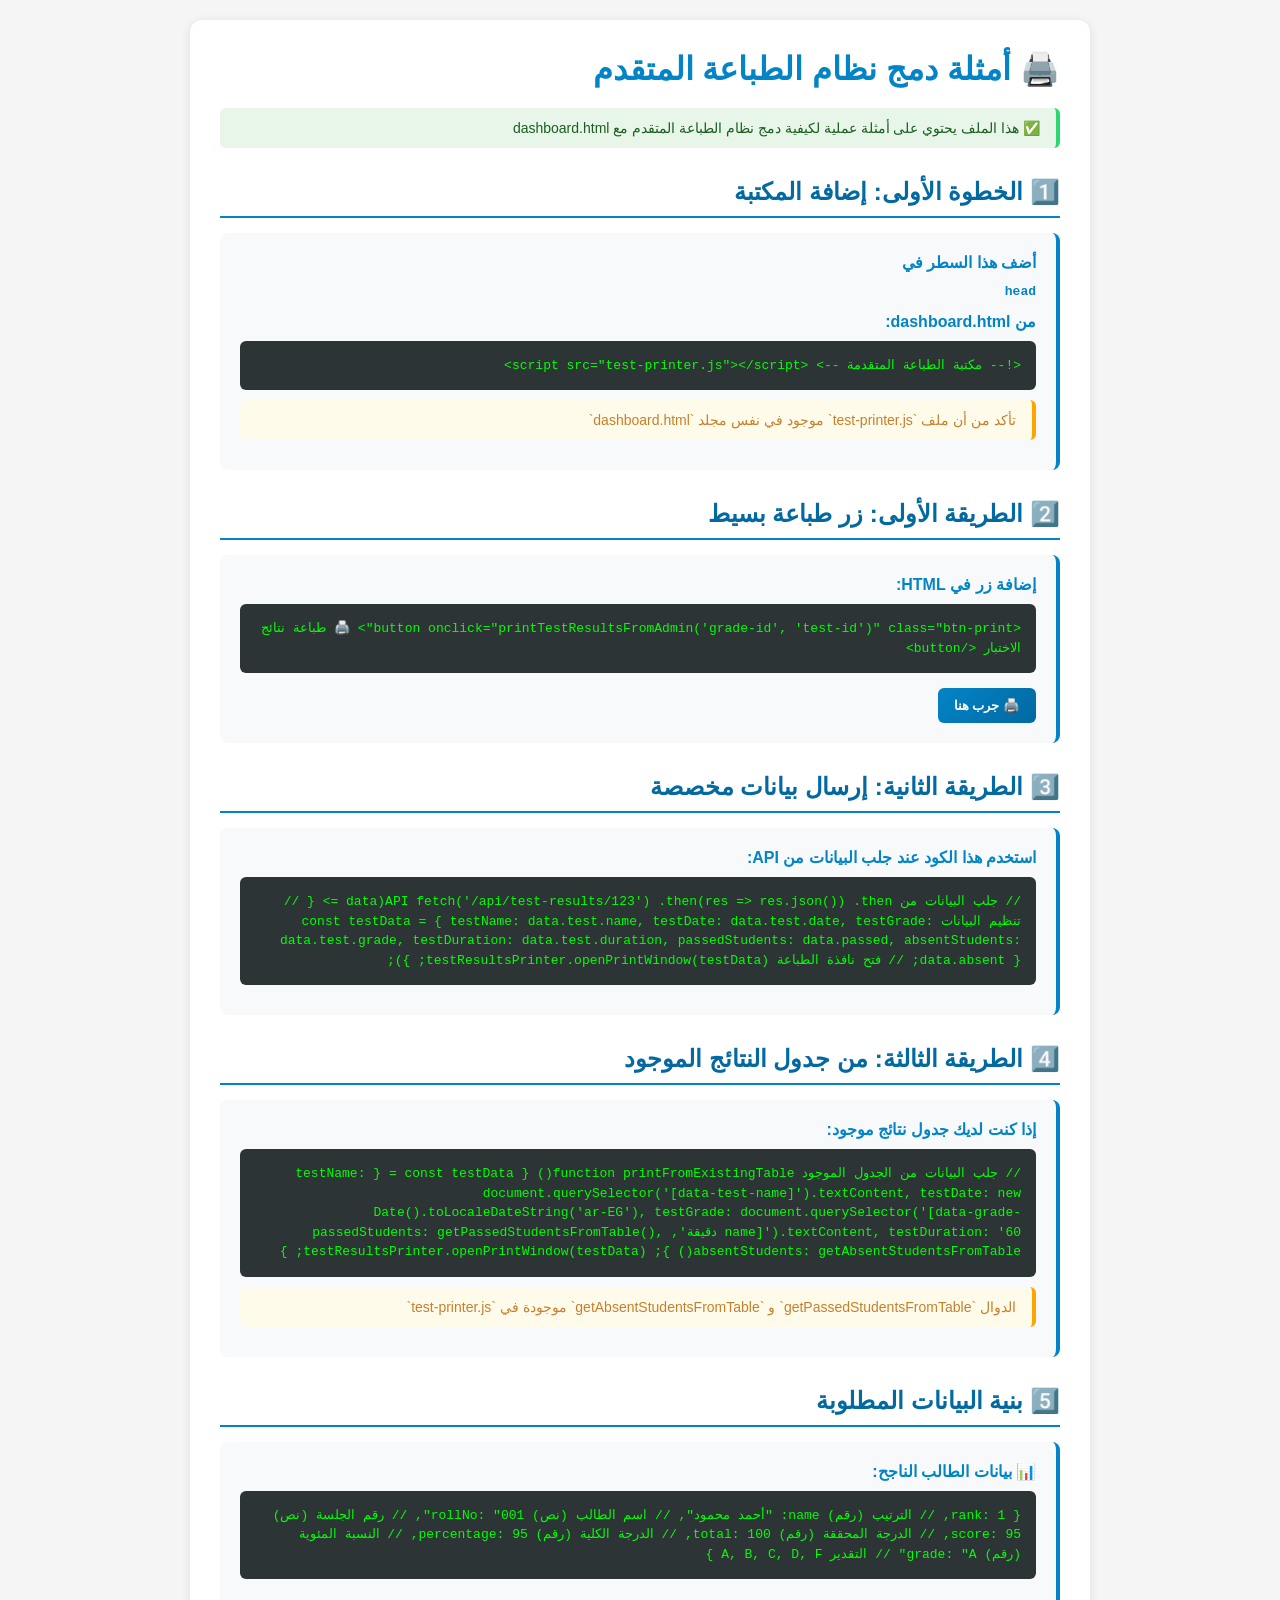
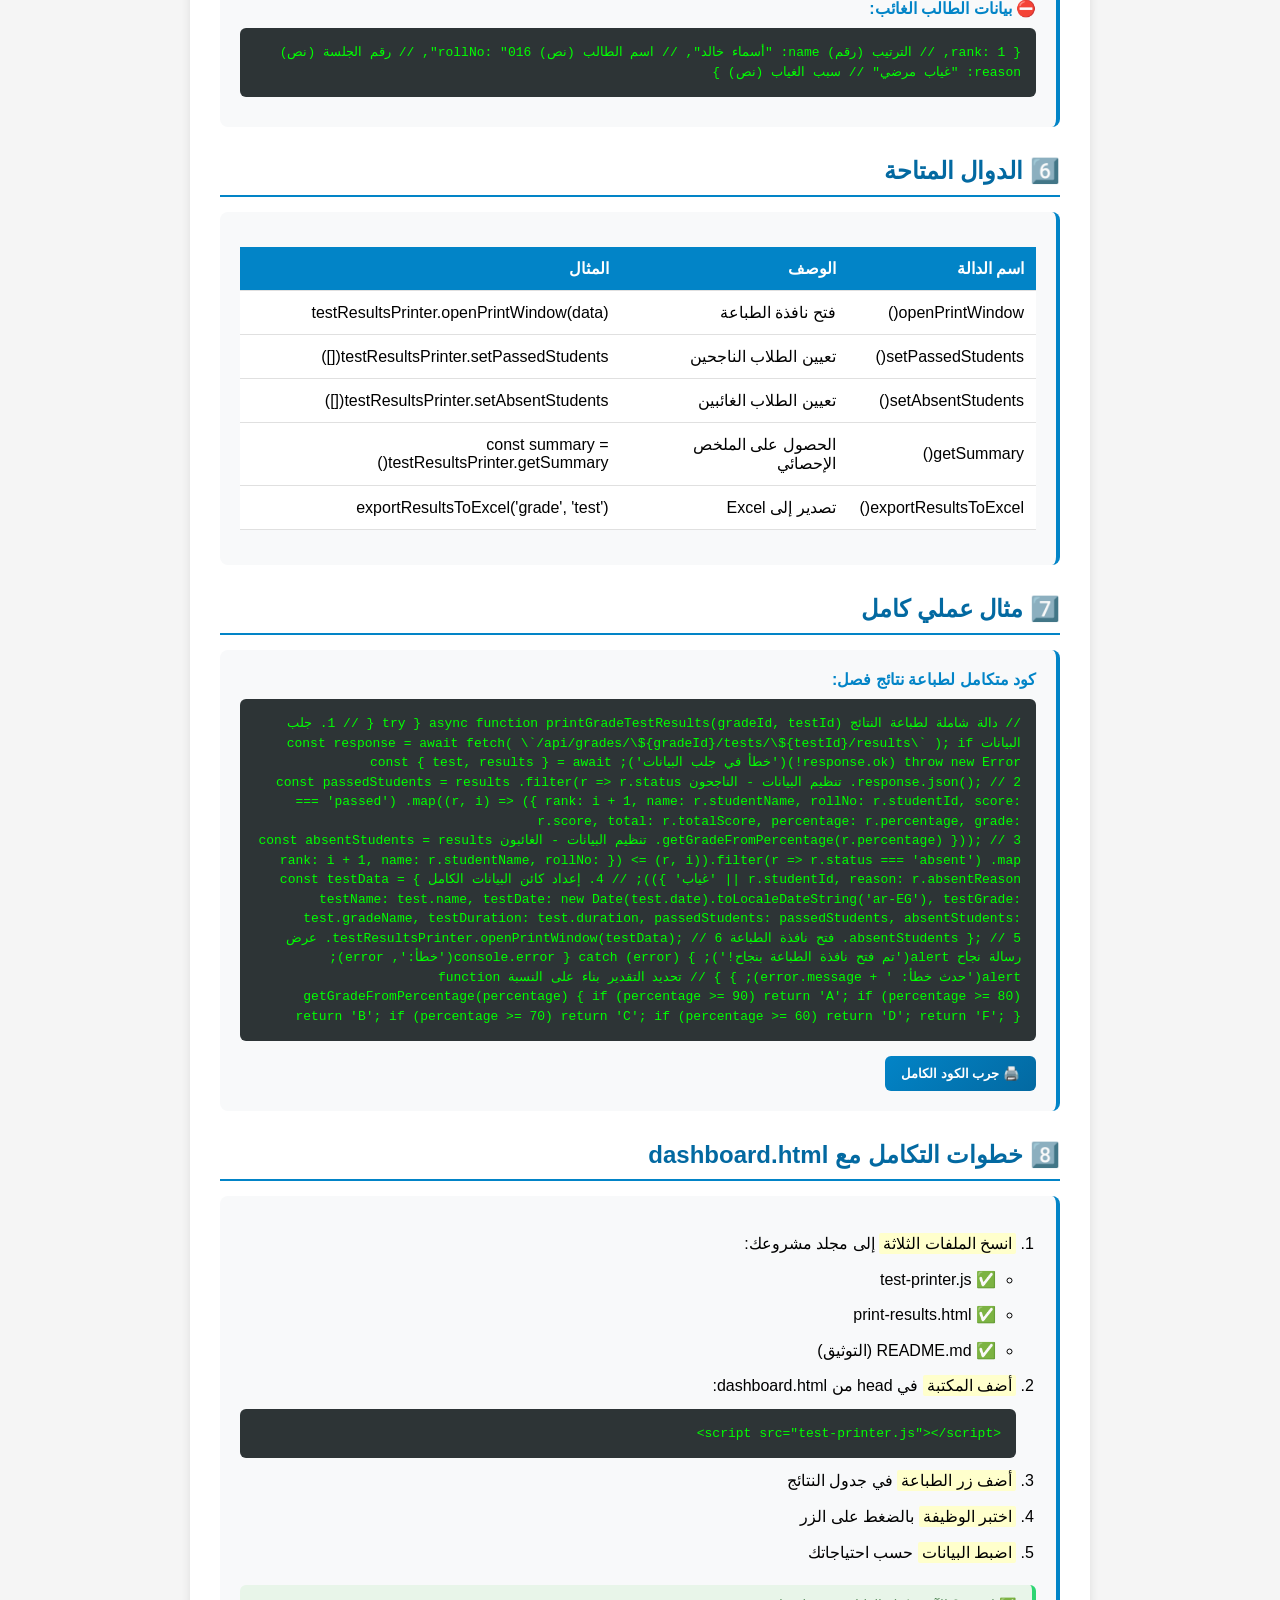
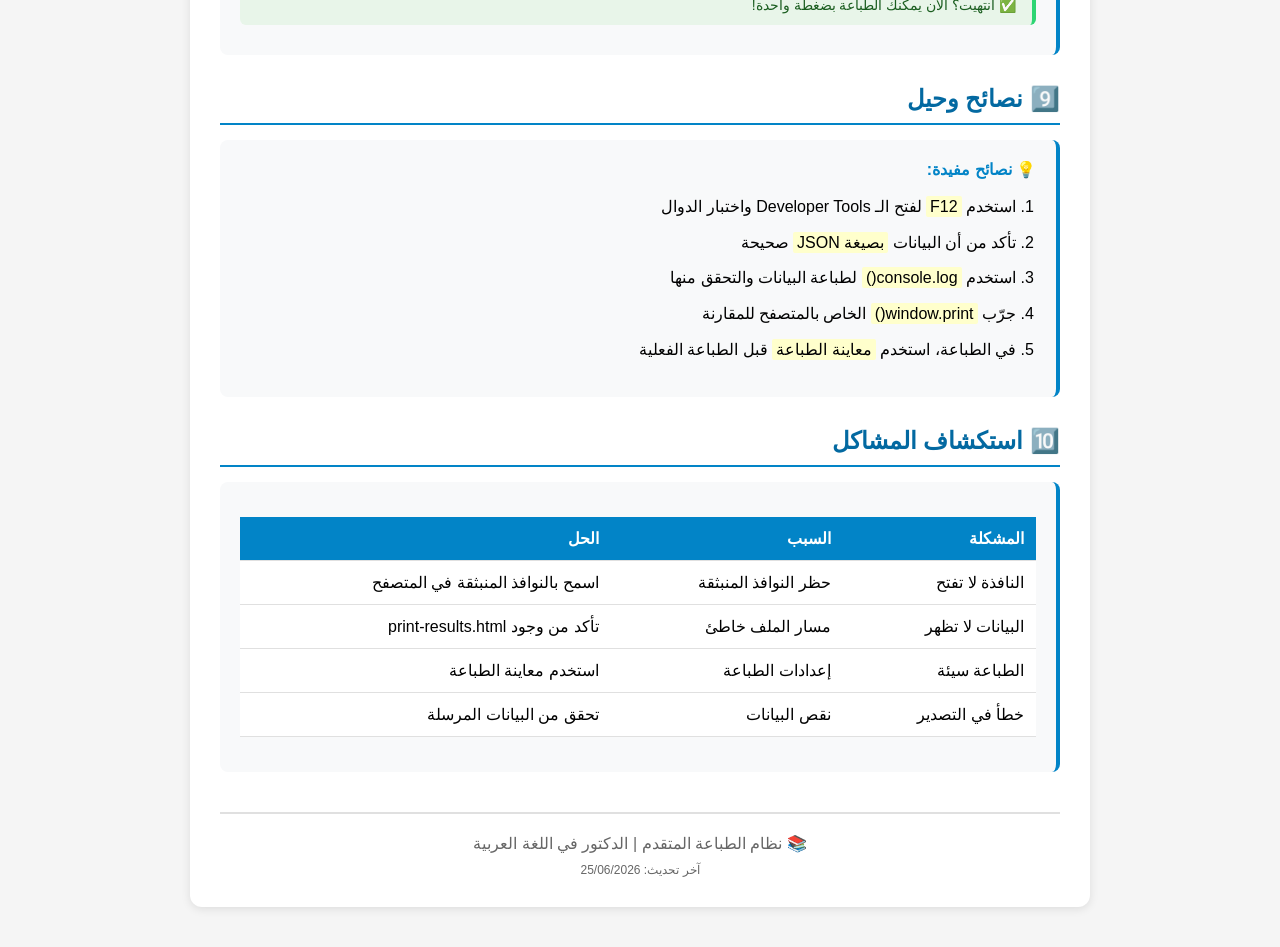
<file: integration-examples.html>
<!DOCTYPE html>
<html lang="ar" dir="rtl">
<head>
    <meta charset="UTF-8">
    <meta name="viewport" content="width=device-width, initial-scale=1.0">
    <title>أمثلة دمج نظام الطباعة</title>
    <style>
        * {
            margin: 0;
            padding: 0;
            box-sizing: border-box;
        }

        body {
            font-family: 'Tajawal', Arial, sans-serif;
            background: #f5f5f5;
            padding: 20px;
        }

        .container {
            max-width: 900px;
            margin: 0 auto;
            background: white;
            padding: 30px;
            border-radius: 12px;
            box-shadow: 0 2px 10px rgba(0,0,0,0.1);
        }

        h1 {
            color: #0284c7;
            margin-bottom: 20px;
        }

        h2 {
            color: #0369a1;
            margin: 30px 0 15px;
            padding-bottom: 10px;
            border-bottom: 2px solid #0284c7;
        }

        .example {
            background: #f8f9fa;
            padding: 20px;
            border-radius: 8px;
            margin-bottom: 20px;
            border-right: 4px solid #0284c7;
        }

        .example-title {
            font-weight: 700;
            color: #0284c7;
            margin-bottom: 10px;
        }

        code {
            background: #2d3436;
            color: #00ff00;
            padding: 15px;
            border-radius: 6px;
            display: block;
            overflow-x: auto;
            font-family: 'Courier New', monospace;
            font-size: 13px;
            line-height: 1.5;
            margin: 10px 0;
        }

        .button-group {
            display: flex;
            gap: 10px;
            flex-wrap: wrap;
            margin-top: 15px;
        }

        button {
            padding: 10px 16px;
            border: none;
            border-radius: 6px;
            font-family: 'Tajawal', sans-serif;
            font-weight: 700;
            cursor: pointer;
            transition: all 0.3s;
        }

        .btn-primary {
            background: linear-gradient(135deg, #0284c7, #0369a1);
            color: white;
        }

        .btn-primary:hover {
            transform: translateY(-2px);
            box-shadow: 0 4px 12px rgba(2, 132, 199, 0.3);
        }

        .btn-secondary {
            background: #e0e0e0;
            color: #333;
        }

        .btn-secondary:hover {
            background: #d0d0d0;
        }

        .note {
            background: #fffbea;
            border-right: 4px solid #ffa502;
            padding: 12px 16px;
            border-radius: 6px;
            margin: 10px 0;
            color: #c77f2c;
            font-size: 14px;
        }

        .success {
            background: #e8f5e9;
            border-right: 4px solid #2ed573;
            padding: 12px 16px;
            border-radius: 6px;
            margin: 10px 0;
            color: #1b5e20;
            font-size: 14px;
        }

        table {
            width: 100%;
            border-collapse: collapse;
            margin: 15px 0;
            background: white;
        }

        th, td {
            padding: 12px;
            text-align: right;
            border-bottom: 1px solid #e0e0e0;
        }

        th {
            background: #0284c7;
            color: white;
            font-weight: 700;
        }

        tr:hover {
            background: #f8f9fa;
        }

        .highlight {
            background: #ffffcc;
            padding: 2px 4px;
            border-radius: 2px;
        }

        ol {
            margin: 15px 0;
            padding-right: 20px;
        }

        li {
            margin: 10px 0;
            line-height: 1.6;
        }

        .section {
            margin-bottom: 30px;
        }
    </style>
</head>
<body>
    <div class="container">
        <h1>🖨️ أمثلة دمج نظام الطباعة المتقدم</h1>

        <div class="success">
            ✅ هذا الملف يحتوي على أمثلة عملية لكيفية دمج نظام الطباعة المتقدم مع dashboard.html
        </div>

        <!-- SECTION 1 -->
        <div class="section">
            <h2>1️⃣ الخطوة الأولى: إضافة المكتبة</h2>
            
            <div class="example">
                <div class="example-title">أضف هذا السطر في <code style="background: none; color: #0284c7; padding: 0;">head</code> من dashboard.html:</div>
                <code>&lt;!-- مكتبة الطباعة المتقدمة --&gt;
&lt;script src="test-printer.js"&gt;&lt;/script&gt;</code>
                
                <div class="note">
                    تأكد من أن ملف `test-printer.js` موجود في نفس مجلد `dashboard.html`
                </div>
            </div>
        </div>

        <!-- SECTION 2 -->
        <div class="section">
            <h2>2️⃣ الطريقة الأولى: زر طباعة بسيط</h2>
            
            <div class="example">
                <div class="example-title">إضافة زر في HTML:</div>
                <code>&lt;button onclick="printTestResultsFromAdmin('grade-id', 'test-id')" class="btn-print"&gt;
  🖨️ طباعة نتائج الاختبار
&lt;/button&gt;</code>

                <div class="button-group">
                    <button class="btn-primary" onclick="alert('سيفتح نافذة الطباعة')">
                        🖨️ جرب هنا
                    </button>
                </div>
            </div>
        </div>

        <!-- SECTION 3 -->
        <div class="section">
            <h2>3️⃣ الطريقة الثانية: إرسال بيانات مخصصة</h2>
            
            <div class="example">
                <div class="example-title">استخدم هذا الكود عند جلب البيانات من API:</div>
                <code>// جلب البيانات من API
fetch('/api/test-results/123')
  .then(res => res.json())
  .then(data => {
    // تنظيم البيانات
    const testData = {
      testName: data.test.name,
      testDate: data.test.date,
      testGrade: data.test.grade,
      testDuration: data.test.duration,
      passedStudents: data.passed,
      absentStudents: data.absent
    };
    
    // فتح نافذة الطباعة
    testResultsPrinter.openPrintWindow(testData);
  });</code>
            </div>
        </div>

        <!-- SECTION 4 -->
        <div class="section">
            <h2>4️⃣ الطريقة الثالثة: من جدول النتائج الموجود</h2>
            
            <div class="example">
                <div class="example-title">إذا كنت لديك جدول نتائج موجود:</div>
                <code>// جلب البيانات من الجدول الموجود
function printFromExistingTable() {
  const testData = {
    testName: document.querySelector('[data-test-name]').textContent,
    testDate: new Date().toLocaleDateString('ar-EG'),
    testGrade: document.querySelector('[data-grade-name]').textContent,
    testDuration: '60 دقيقة',
    passedStudents: getPassedStudentsFromTable(),
    absentStudents: getAbsentStudentsFromTable()
  };
  
  testResultsPrinter.openPrintWindow(testData);
}</code>

                <div class="note">
                    الدوال `getPassedStudentsFromTable` و `getAbsentStudentsFromTable` موجودة في `test-printer.js`
                </div>
            </div>
        </div>

        <!-- SECTION 5 -->
        <div class="section">
            <h2>5️⃣ بنية البيانات المطلوبة</h2>
            
            <div class="example">
                <div class="example-title">📊 بيانات الطالب الناجح:</div>
                <code>{
  rank: 1,                    // الترتيب (رقم)
  name: "أحمد محمود",          // اسم الطالب (نص)
  rollNo: "001",              // رقم الجلسة (نص)
  score: 95,                  // الدرجة المحققة (رقم)
  total: 100,                 // الدرجة الكلية (رقم)
  percentage: 95,             // النسبة المئوية (رقم)
  grade: "A"                  // التقدير A, B, C, D, F
}</code>

                <div class="example-title" style="margin-top: 20px;">⛔ بيانات الطالب الغائب:</div>
                <code>{
  rank: 1,                    // الترتيب (رقم)
  name: "أسماء خالد",         // اسم الطالب (نص)
  rollNo: "016",              // رقم الجلسة (نص)
  reason: "غياب مرضي"         // سبب الغياب (نص)
}</code>
            </div>
        </div>

        <!-- SECTION 6 -->
        <div class="section">
            <h2>6️⃣ الدوال المتاحة</h2>
            
            <div class="example">
                <table>
                    <thead>
                        <tr>
                            <th>اسم الدالة</th>
                            <th>الوصف</th>
                            <th>المثال</th>
                        </tr>
                    </thead>
                    <tbody>
                        <tr>
                            <td>openPrintWindow()</td>
                            <td>فتح نافذة الطباعة</td>
                            <td>testResultsPrinter.openPrintWindow(data)</td>
                        </tr>
                        <tr>
                            <td>setPassedStudents()</td>
                            <td>تعيين الطلاب الناجحين</td>
                            <td>testResultsPrinter.setPassedStudents([])</td>
                        </tr>
                        <tr>
                            <td>setAbsentStudents()</td>
                            <td>تعيين الطلاب الغائبين</td>
                            <td>testResultsPrinter.setAbsentStudents([])</td>
                        </tr>
                        <tr>
                            <td>getSummary()</td>
                            <td>الحصول على الملخص الإحصائي</td>
                            <td>const summary = testResultsPrinter.getSummary()</td>
                        </tr>
                        <tr>
                            <td>exportResultsToExcel()</td>
                            <td>تصدير إلى Excel</td>
                            <td>exportResultsToExcel('grade', 'test')</td>
                        </tr>
                    </tbody>
                </table>
            </div>
        </div>

        <!-- SECTION 7 -->
        <div class="section">
            <h2>7️⃣ مثال عملي كامل</h2>
            
            <div class="example">
                <div class="example-title">كود متكامل لطباعة نتائج فصل:</div>
                <code>// دالة شاملة لطباعة النتائج
async function printGradeTestResults(gradeId, testId) {
  try {
    // 1. جلب البيانات
    const response = await fetch(
      \`/api/grades/\${gradeId}/tests/\${testId}/results\`
    );
    
    if (!response.ok) throw new Error('خطأ في جلب البيانات');
    
    const { test, results } = await response.json();
    
    // 2. تنظيم البيانات - الناجحون
    const passedStudents = results
      .filter(r => r.status === 'passed')
      .map((r, i) => ({
        rank: i + 1,
        name: r.studentName,
        rollNo: r.studentId,
        score: r.score,
        total: r.totalScore,
        percentage: r.percentage,
        grade: getGradeFromPercentage(r.percentage)
      }));
    
    // 3. تنظيم البيانات - الغائبون
    const absentStudents = results
      .filter(r => r.status === 'absent')
      .map((r, i) => ({
        rank: i + 1,
        name: r.studentName,
        rollNo: r.studentId,
        reason: r.absentReason || 'غياب'
      }));
    
    // 4. إعداد كائن البيانات الكامل
    const testData = {
      testName: test.name,
      testDate: new Date(test.date).toLocaleDateString('ar-EG'),
      testGrade: test.gradeName,
      testDuration: test.duration,
      passedStudents: passedStudents,
      absentStudents: absentStudents
    };
    
    // 5. فتح نافذة الطباعة
    testResultsPrinter.openPrintWindow(testData);
    
    // 6. عرض رسالة نجاح
    alert('تم فتح نافذة الطباعة بنجاح!');
    
  } catch (error) {
    console.error('خطأ:', error);
    alert('حدث خطأ: ' + error.message);
  }
}

// تحديد التقدير بناء على النسبة
function getGradeFromPercentage(percentage) {
  if (percentage >= 90) return 'A';
  if (percentage >= 80) return 'B';
  if (percentage >= 70) return 'C';
  if (percentage >= 60) return 'D';
  return 'F';
}</code>

                <div class="button-group">
                    <button class="btn-primary" onclick="alert('في التطبيق الحقيقي، هذا سيفتح نافذة الطباعة')">
                        🖨️ جرب الكود الكامل
                    </button>
                </div>
            </div>
        </div>

        <!-- SECTION 8 -->
        <div class="section">
            <h2>8️⃣ خطوات التكامل مع dashboard.html</h2>
            
            <div class="example">
                <ol>
                    <li><span class="highlight">انسخ الملفات الثلاثة</span> إلى مجلد مشروعك:
                        <ul style="margin: 10px 0; padding-right: 20px;">
                            <li>✅ test-printer.js</li>
                            <li>✅ print-results.html</li>
                            <li>✅ README.md (التوثيق)</li>
                        </ul>
                    </li>
                    <li><span class="highlight">أضف المكتبة</span> في head من dashboard.html:
                        <code style="margin: 10px 0;">&lt;script src="test-printer.js"&gt;&lt;/script&gt;</code>
                    </li>
                    <li><span class="highlight">أضف زر الطباعة</span> في جدول النتائج</li>
                    <li><span class="highlight">اختبر الوظيفة</span> بالضغط على الزر</li>
                    <li><span class="highlight">اضبط البيانات</span> حسب احتياجاتك</li>
                </ol>

                <div class="success" style="margin-top: 20px;">
                    ✅ انتهيت؟ الآن يمكنك الطباعة بضغطة واحدة!
                </div>
            </div>
        </div>

        <!-- SECTION 9 -->
        <div class="section">
            <h2>9️⃣ نصائح وحيل</h2>
            
            <div class="example">
                <div class="example-title">💡 نصائح مفيدة:</div>
                <ol>
                    <li>استخدم <span class="highlight">F12</span> لفتح الـ Developer Tools واختبار الدوال</li>
                    <li>تأكد من أن البيانات <span class="highlight">بصيغة JSON</span> صحيحة</li>
                    <li>استخدم <span class="highlight">console.log()</span> لطباعة البيانات والتحقق منها</li>
                    <li>جرّب <span class="highlight">window.print()</span> الخاص بالمتصفح للمقارنة</li>
                    <li>في الطباعة، استخدم <span class="highlight">معاينة الطباعة</span> قبل الطباعة الفعلية</li>
                </ol>
            </div>
        </div>

        <!-- SECTION 10 -->
        <div class="section">
            <h2>🔟 استكشاف المشاكل</h2>
            
            <div class="example">
                <table>
                    <thead>
                        <tr>
                            <th>المشكلة</th>
                            <th>السبب</th>
                            <th>الحل</th>
                        </tr>
                    </thead>
                    <tbody>
                        <tr>
                            <td>النافذة لا تفتح</td>
                            <td>حظر النوافذ المنبثقة</td>
                            <td>اسمح بالنوافذ المنبثقة في المتصفح</td>
                        </tr>
                        <tr>
                            <td>البيانات لا تظهر</td>
                            <td>مسار الملف خاطئ</td>
                            <td>تأكد من وجود print-results.html</td>
                        </tr>
                        <tr>
                            <td>الطباعة سيئة</td>
                            <td>إعدادات الطباعة</td>
                            <td>استخدم معاينة الطباعة</td>
                        </tr>
                        <tr>
                            <td>خطأ في التصدير</td>
                            <td>نقص البيانات</td>
                            <td>تحقق من البيانات المرسلة</td>
                        </tr>
                    </tbody>
                </table>
            </div>
        </div>

        <!-- FOOTER -->
        <div style="margin-top: 40px; padding-top: 20px; border-top: 2px solid #e0e0e0; text-align: center; color: #666;">
            <p>📚 نظام الطباعة المتقدم | الدكتور في اللغة العربية</p>
            <p style="font-size: 12px; margin-top: 10px;">آخر تحديث: 25/06/2026</p>
        </div>
    </div>

    <script src="test-printer.js"></script>
</body>
</html>
</file>
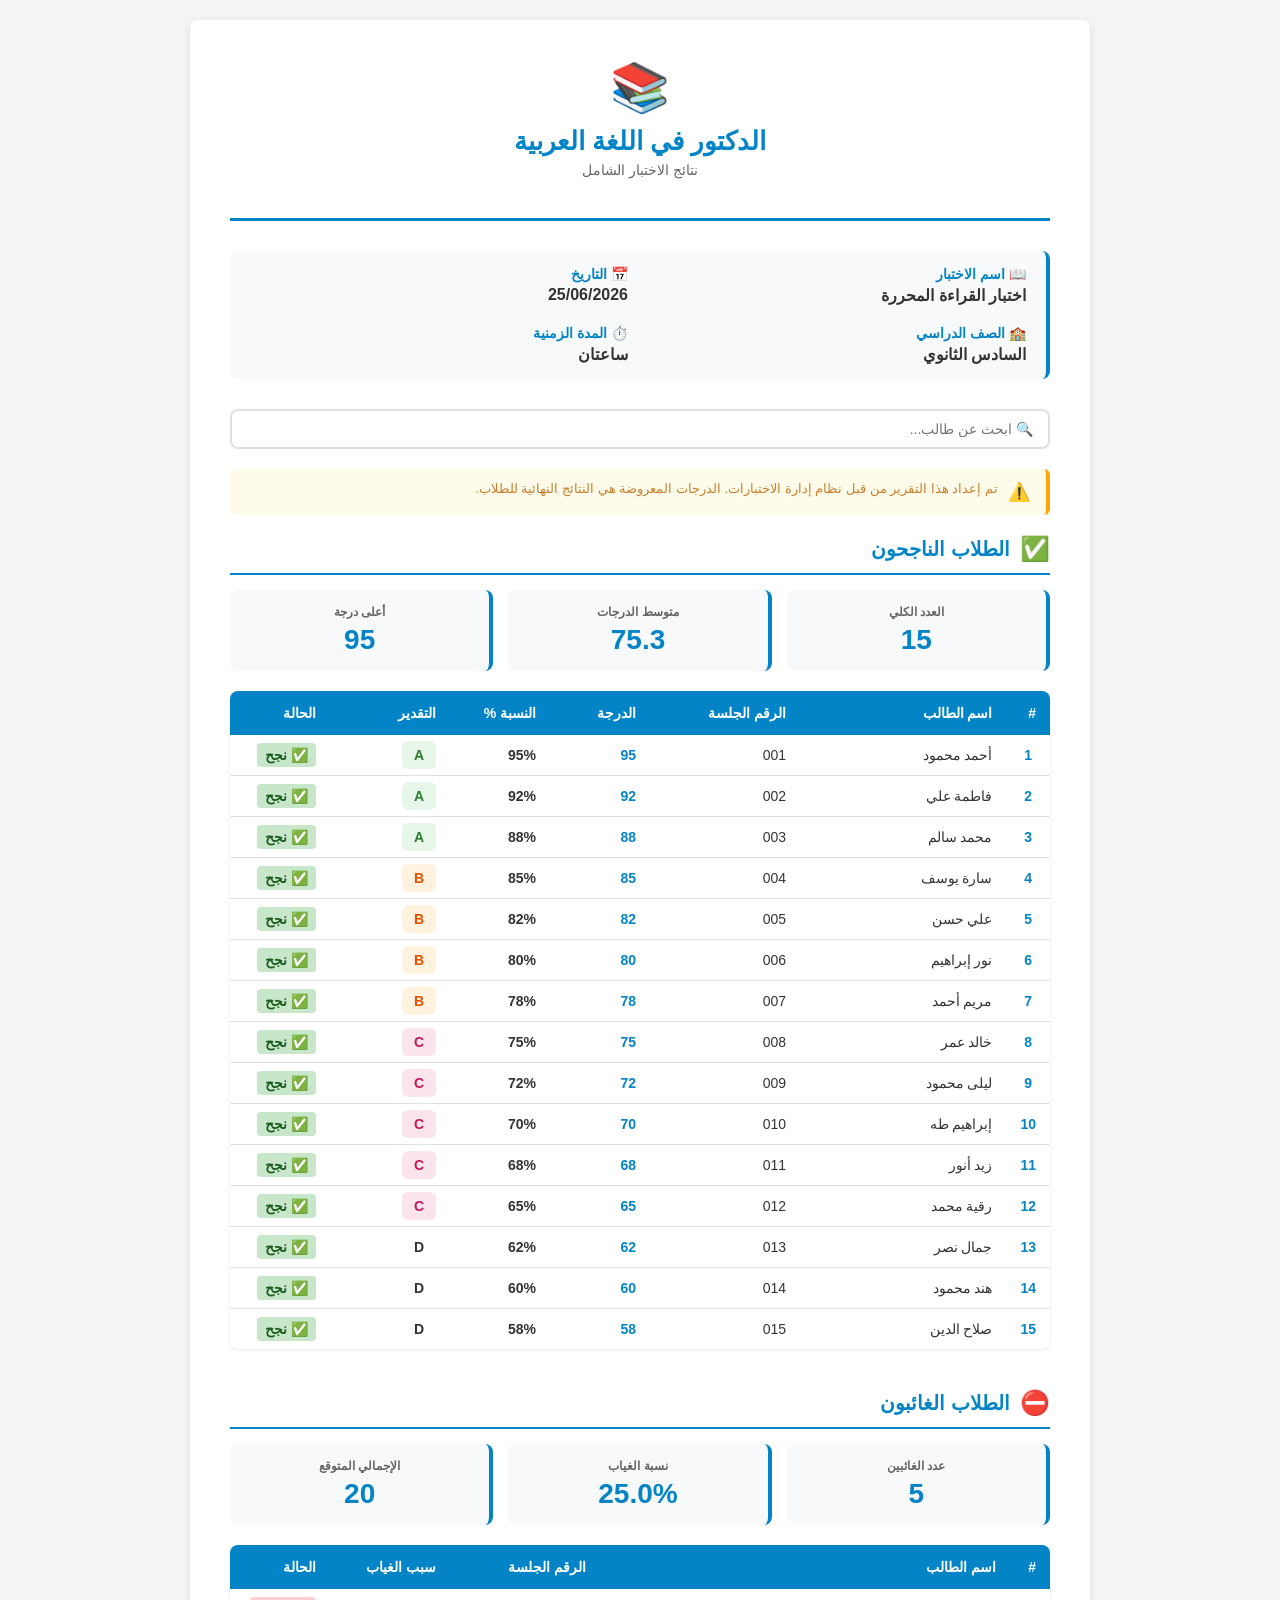
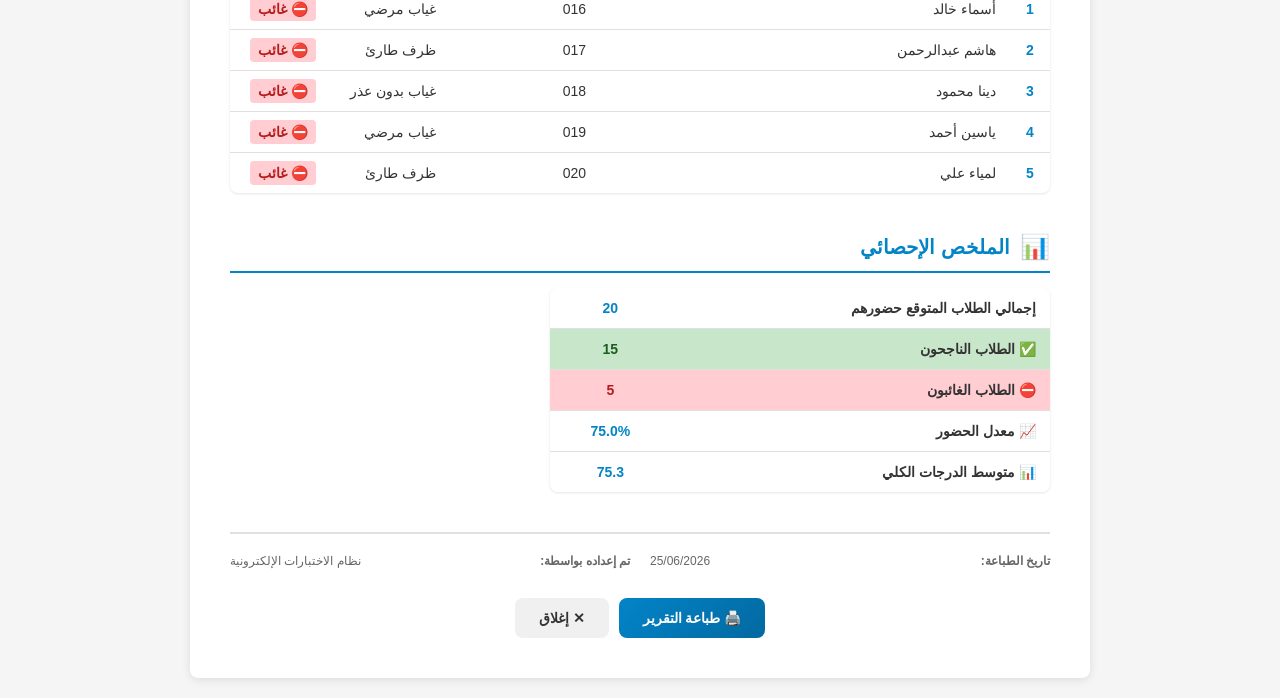
<file: print-results.html>
<!DOCTYPE html>
<html lang="ar" dir="rtl">
<head>
    <meta charset="UTF-8">
    <meta name="viewport" content="width=device-width, initial-scale=1.0">
    <title>نتائج الاختبار - طباعة</title>
    <style>
        * {
            margin: 0;
            padding: 0;
            box-sizing: border-box;
        }

        body {
            font-family: 'Tajawal', 'Arial', sans-serif;
            background: #f5f5f5;
            padding: 20px;
            color: #333;
        }

        .print-container {
            background: white;
            max-width: 900px;
            margin: 0 auto;
            padding: 40px;
            border-radius: 8px;
            box-shadow: 0 2px 10px rgba(0,0,0,0.1);
        }

        /* Header Styles */
        .print-header {
            text-align: center;
            border-bottom: 3px solid #0284c7;
            padding-bottom: 20px;
            margin-bottom: 30px;
        }

        .school-logo {
            font-size: 48px;
            margin-bottom: 10px;
        }

        .school-name {
            font-size: 26px;
            font-weight: 900;
            color: #0284c7;
            margin-bottom: 5px;
        }

        .school-subtitle {
            font-size: 14px;
            color: #666;
            margin-bottom: 20px;
        }

        .test-info {
            display: grid;
            grid-template-columns: 1fr 1fr;
            gap: 20px;
            background: #f8f9fa;
            padding: 15px 20px;
            border-radius: 8px;
            margin-bottom: 30px;
            border-right: 4px solid #0284c7;
        }

        .test-info-item {
            font-size: 14px;
        }

        .test-info-label {
            font-weight: 700;
            color: #0284c7;
            margin-bottom: 4px;
        }

        .test-info-value {
            font-size: 16px;
            font-weight: 700;
            color: #333;
        }

        /* Table Styles */
        .results-section {
            margin-bottom: 40px;
        }

        .section-title {
            font-size: 20px;
            font-weight: 900;
            color: #0284c7;
            margin-bottom: 15px;
            padding-bottom: 10px;
            border-bottom: 2px solid #0284c7;
            display: flex;
            align-items: center;
            gap: 10px;
        }

        .section-title-icon {
            font-size: 24px;
        }

        .stats-bar {
            display: grid;
            grid-template-columns: repeat(3, 1fr);
            gap: 15px;
            margin-bottom: 20px;
        }

        .stat-box {
            background: #f8f9fa;
            padding: 15px;
            border-radius: 8px;
            border-right: 4px solid #0284c7;
            text-align: center;
        }

        .stat-label {
            font-size: 12px;
            color: #666;
            margin-bottom: 5px;
            font-weight: 700;
        }

        .stat-value {
            font-size: 28px;
            font-weight: 900;
            color: #0284c7;
        }

        table {
            width: 100%;
            border-collapse: collapse;
            margin-bottom: 20px;
            background: white;
            border-radius: 8px;
            overflow: hidden;
            box-shadow: 0 1px 3px rgba(0,0,0,0.1);
        }

        thead {
            background: #0284c7;
            color: white;
        }

        th {
            padding: 14px;
            text-align: right;
            font-weight: 700;
            font-size: 14px;
            border: none;
        }

        td {
            padding: 12px 14px;
            border-bottom: 1px solid #e0e0e0;
            font-size: 14px;
        }

        tbody tr:last-child td {
            border-bottom: none;
        }

        tbody tr:hover {
            background: #f8f9fa;
        }

        .rank {
            font-weight: 700;
            color: #0284c7;
            text-align: center;
            min-width: 30px;
        }

        .grade {
            font-weight: 700;
            padding: 6px 12px;
            border-radius: 6px;
            text-align: center;
        }

        .grade-a {
            background: #e8f5e9;
            color: #2e7d32;
        }

        .grade-b {
            background: #fff3e0;
            color: #e65100;
        }

        .grade-c {
            background: #fce4ec;
            color: #c2185b;
        }

        .grade-f {
            background: #ffebee;
            color: #c62828;
        }

        .status-passed {
            background: #c8e6c9;
            color: #1b5e20;
            padding: 4px 8px;
            border-radius: 4px;
            font-weight: 700;
        }

        .status-absent {
            background: #ffcdd2;
            color: #b71c1c;
            padding: 4px 8px;
            border-radius: 4px;
            font-weight: 700;
        }

        /* Footer */
        .print-footer {
            margin-top: 40px;
            padding-top: 20px;
            border-top: 2px solid #e0e0e0;
            display: grid;
            grid-template-columns: 1fr 1fr;
            gap: 20px;
            font-size: 12px;
            color: #666;
        }

        .footer-item {
            display: flex;
            justify-content: space-between;
        }

        .footer-label {
            font-weight: 700;
        }

        /* Print Styles */
        @media print {
            body {
                background: white;
                padding: 0;
            }

            .print-container {
                box-shadow: none;
                margin: 0;
                padding: 20px;
            }

            .print-header {
                page-break-after: avoid;
            }

            .results-section {
                page-break-inside: avoid;
            }

            table {
                page-break-inside: avoid;
            }

            .btn-container {
                display: none;
            }
        }

        /* Buttons (Hidden in Print) */
        .btn-container {
            text-align: center;
            margin-top: 30px;
            display: flex;
            gap: 10px;
            justify-content: center;
        }

        button {
            padding: 12px 24px;
            font-size: 14px;
            font-weight: 700;
            border: none;
            border-radius: 8px;
            cursor: pointer;
            transition: all 0.3s;
            font-family: 'Tajawal', sans-serif;
        }

        .btn-print {
            background: linear-gradient(135deg, #0284c7, #0369a1);
            color: white;
        }

        .btn-print:hover {
            transform: translateY(-2px);
            box-shadow: 0 4px 12px rgba(2, 132, 199, 0.3);
        }

        .btn-close {
            background: #f0f0f0;
            color: #333;
        }

        .btn-close:hover {
            background: #e0e0e0;
        }

        /* Note */
        .print-note {
            background: #fffbea;
            border-right: 4px solid #ffa502;
            padding: 12px 16px;
            border-radius: 6px;
            font-size: 13px;
            color: #c77f2c;
            margin-bottom: 20px;
            display: flex;
            gap: 10px;
            align-items: flex-start;
        }

        .print-note-icon {
            font-size: 18px;
            flex-shrink: 0;
        }

        /* Student Search */
        .search-container {
            margin-bottom: 20px;
        }

        .search-container input {
            width: 100%;
            padding: 10px 15px;
            border: 2px solid #e0e0e0;
            border-radius: 8px;
            font-family: 'Tajawal', sans-serif;
            font-size: 14px;
            transition: border-color 0.3s;
        }

        .search-container input:focus {
            outline: none;
            border-color: #0284c7;
        }

        .no-data {
            text-align: center;
            padding: 40px;
            color: #999;
            font-size: 14px;
        }
    </style>
</head>
<body>
    <div class="print-container">
        <!-- Header -->
        <div class="print-header">
            <div class="school-logo">📚</div>
            <div class="school-name">الدكتور في اللغة العربية</div>
            <div class="school-subtitle">نتائج الاختبار الشامل</div>
        </div>

        <!-- Test Information -->
        <div class="test-info">
            <div class="test-info-item">
                <div class="test-info-label">📖 اسم الاختبار</div>
                <div class="test-info-value" id="testName">اختبار القراءة المحررة</div>
            </div>
            <div class="test-info-item">
                <div class="test-info-label">📅 التاريخ</div>
                <div class="test-info-value" id="testDate">25/06/2026</div>
            </div>
            <div class="test-info-item">
                <div class="test-info-label">🏫 الصف الدراسي</div>
                <div class="test-info-value" id="testGrade">السادس الثانوي</div>
            </div>
            <div class="test-info-item">
                <div class="test-info-label">⏱️ المدة الزمنية</div>
                <div class="test-info-value" id="testDuration">ساعتان</div>
            </div>
        </div>

        <!-- Search Container -->
        <div class="search-container" id="searchContainer">
            <input type="text" id="searchInput" placeholder="🔍 ابحث عن طالب...">
        </div>

        <!-- Note -->
        <div class="print-note">
            <span class="print-note-icon">⚠️</span>
            <span>تم إعداد هذا التقرير من قبل نظام إدارة الاختبارات. الدرجات المعروضة هي النتائج النهائية للطلاب.</span>
        </div>

        <!-- Section 1: Passed Students -->
        <div class="results-section">
            <div class="section-title">
                <span class="section-title-icon">✅</span>
                <span>الطلاب الناجحون</span>
            </div>

            <div class="stats-bar">
                <div class="stat-box">
                    <div class="stat-label">العدد الكلي</div>
                    <div class="stat-value" id="passedCount">25</div>
                </div>
                <div class="stat-box">
                    <div class="stat-label">متوسط الدرجات</div>
                    <div class="stat-value" id="passedAvg">78.5</div>
                </div>
                <div class="stat-box">
                    <div class="stat-label">أعلى درجة</div>
                    <div class="stat-value" id="passedMax">95</div>
                </div>
            </div>

            <table id="passedTable">
                <thead>
                    <tr>
                        <th style="width: 40px;">#</th>
                        <th>اسم الطالب</th>
                        <th style="width: 150px;">الرقم الجلسة</th>
                        <th style="width: 100px;">الدرجة</th>
                        <th style="width: 100px;">النسبة %</th>
                        <th style="width: 120px;">التقدير</th>
                        <th style="width: 100px;">الحالة</th>
                    </tr>
                </thead>
                <tbody id="passedTableBody">
                    <!-- سيتم ملأها بواسطة JavaScript -->
                </tbody>
            </table>

            <div id="noPassedData" class="no-data" style="display: none;">
                لا توجد بيانات للطلاب الناجحين
            </div>
        </div>

        <!-- Section 2: Absent Students -->
        <div class="results-section">
            <div class="section-title">
                <span class="section-title-icon">⛔</span>
                <span>الطلاب الغائبون</span>
            </div>

            <div class="stats-bar">
                <div class="stat-box">
                    <div class="stat-label">عدد الغائبين</div>
                    <div class="stat-value" id="absentCount">5</div>
                </div>
                <div class="stat-box">
                    <div class="stat-label">نسبة الغياب</div>
                    <div class="stat-value" id="absentPercentage">16.7%</div>
                </div>
                <div class="stat-box">
                    <div class="stat-label">الإجمالي المتوقع</div>
                    <div class="stat-value" id="totalExpected">30</div>
                </div>
            </div>

            <table id="absentTable">
                <thead>
                    <tr>
                        <th style="width: 40px;">#</th>
                        <th>اسم الطالب</th>
                        <th style="width: 150px;">الرقم الجلسة</th>
                        <th style="width: 120px;">سبب الغياب</th>
                        <th style="width: 100px;">الحالة</th>
                    </tr>
                </thead>
                <tbody id="absentTableBody">
                    <!-- سيتم ملأها بواسطة JavaScript -->
                </tbody>
            </table>

            <div id="noAbsentData" class="no-data" style="display: none;">
                لا توجد غيابات
            </div>
        </div>

        <!-- Summary Section -->
        <div class="results-section">
            <div class="section-title">
                <span class="section-title-icon">📊</span>
                <span>الملخص الإحصائي</span>
            </div>

            <table style="max-width: 500px;">
                <tbody>
                    <tr>
                        <td style="font-weight: 700;">إجمالي الطلاب المتوقع حضورهم</td>
                        <td style="text-align: center; font-weight: 700; color: #0284c7;" id="summaryTotal">30</td>
                    </tr>
                    <tr style="background: #c8e6c9;">
                        <td style="font-weight: 700;">✅ الطلاب الناجحون</td>
                        <td style="text-align: center; font-weight: 700; color: #1b5e20;" id="summaryPassed">25</td>
                    </tr>
                    <tr style="background: #ffcdd2;">
                        <td style="font-weight: 700;">⛔ الطلاب الغائبون</td>
                        <td style="text-align: center; font-weight: 700; color: #b71c1c;" id="summaryAbsent">5</td>
                    </tr>
                    <tr>
                        <td style="font-weight: 700;">📈 معدل الحضور</td>
                        <td style="text-align: center; font-weight: 700; color: #0284c7;" id="summaryAttendance">83.3%</td>
                    </tr>
                    <tr>
                        <td style="font-weight: 700;">📊 متوسط الدرجات الكلي</td>
                        <td style="text-align: center; font-weight: 700; color: #0284c7;" id="summaryAvg">78.5</td>
                    </tr>
                </tbody>
            </table>
        </div>

        <!-- Footer -->
        <div class="print-footer">
            <div class="footer-item">
                <span class="footer-label">تاريخ الطباعة:</span>
                <span id="printDate">25/06/2026</span>
            </div>
            <div class="footer-item">
                <span class="footer-label">تم إعداده بواسطة:</span>
                <span>نظام الاختبارات الإلكترونية</span>
            </div>
        </div>

        <!-- Buttons -->
        <div class="btn-container">
            <button class="btn-print" onclick="window.print()">🖨️ طباعة التقرير</button>
            <button class="btn-close" onclick="window.close()">✕ إغلاق</button>
        </div>
    </div>

    <script>
        // Sample Data (يمكن استبدالها ببيانات حقيقية من قاعدة البيانات)
        const testData = {
            testName: "اختبار القراءة المحررة",
            testDate: "25/06/2026",
            testGrade: "السادس الثانوي",
            testDuration: "ساعتان",
            passedStudents: [
                { rank: 1, name: "أحمد محمود", rollNo: "001", score: 95, total: 100, percentage: 95, grade: "A" },
                { rank: 2, name: "فاطمة علي", rollNo: "002", score: 92, total: 100, percentage: 92, grade: "A" },
                { rank: 3, name: "محمد سالم", rollNo: "003", score: 88, total: 100, percentage: 88, grade: "A" },
                { rank: 4, name: "سارة يوسف", rollNo: "004", score: 85, total: 100, percentage: 85, grade: "B" },
                { rank: 5, name: "علي حسن", rollNo: "005", score: 82, total: 100, percentage: 82, grade: "B" },
                { rank: 6, name: "نور إبراهيم", rollNo: "006", score: 80, total: 100, percentage: 80, grade: "B" },
                { rank: 7, name: "مريم أحمد", rollNo: "007", score: 78, total: 100, percentage: 78, grade: "B" },
                { rank: 8, name: "خالد عمر", rollNo: "008", score: 75, total: 100, percentage: 75, grade: "C" },
                { rank: 9, name: "ليلى محمود", rollNo: "009", score: 72, total: 100, percentage: 72, grade: "C" },
                { rank: 10, name: "إبراهيم طه", rollNo: "010", score: 70, total: 100, percentage: 70, grade: "C" },
                { rank: 11, name: "زيد أنور", rollNo: "011", score: 68, total: 100, percentage: 68, grade: "C" },
                { rank: 12, name: "رقية محمد", rollNo: "012", score: 65, total: 100, percentage: 65, grade: "C" },
                { rank: 13, name: "جمال نصر", rollNo: "013", score: 62, total: 100, percentage: 62, grade: "D" },
                { rank: 14, name: "هند محمود", rollNo: "014", score: 60, total: 100, percentage: 60, grade: "D" },
                { rank: 15, name: "صلاح الدين", rollNo: "015", score: 58, total: 100, percentage: 58, grade: "D" },
            ],
            absentStudents: [
                { rank: 1, name: "أسماء خالد", rollNo: "016", reason: "غياب مرضي" },
                { rank: 2, name: "هاشم عبدالرحمن", rollNo: "017", reason: "ظرف طارئ" },
                { rank: 3, name: "دينا محمود", rollNo: "018", reason: "غياب بدون عذر" },
                { rank: 4, name: "ياسين أحمد", rollNo: "019", reason: "غياب مرضي" },
                { rank: 5, name: "لمياء علي", rollNo: "020", reason: "ظرف طارئ" },
            ]
        };

        // Initialize the page
        function initializePage() {
            // Fill test info
            document.getElementById('testName').textContent = testData.testName;
            document.getElementById('testDate').textContent = testData.testDate;
            document.getElementById('testGrade').textContent = testData.testGrade;
            document.getElementById('testDuration').textContent = testData.testDuration;
            document.getElementById('printDate').textContent = testData.testDate;

            // Load passed students
            loadPassedStudents();
            
            // Load absent students
            loadAbsentStudents();

            // Calculate summary
            calculateSummary();

            // Setup search
            setupSearch();
        }

        function loadPassedStudents() {
            const tbody = document.getElementById('passedTableBody');
            tbody.innerHTML = '';

            if (testData.passedStudents.length === 0) {
                document.getElementById('noPassedData').style.display = 'block';
                return;
            }

            testData.passedStudents.forEach((student, index) => {
                const row = document.createElement('tr');
                const gradeClass = `grade-${student.grade.toLowerCase()}`;
                
                row.innerHTML = `
                    <td class="rank">${student.rank}</td>
                    <td>${student.name}</td>
                    <td>${student.rollNo}</td>
                    <td style="font-weight: 700; color: #0284c7;">${student.score}</td>
                    <td style="font-weight: 700;">${student.percentage}%</td>
                    <td><span class="grade ${gradeClass}">${student.grade}</span></td>
                    <td><span class="status-passed">✅ نجح</span></td>
                `;
                
                tbody.appendChild(row);
            });

            // Update stats
            const scores = testData.passedStudents.map(s => s.score);
            const avg = (scores.reduce((a, b) => a + b, 0) / scores.length).toFixed(1);
            const max = Math.max(...scores);

            document.getElementById('passedCount').textContent = testData.passedStudents.length;
            document.getElementById('passedAvg').textContent = avg;
            document.getElementById('passedMax').textContent = max;
        }

        function loadAbsentStudents() {
            const tbody = document.getElementById('absentTableBody');
            tbody.innerHTML = '';

            if (testData.absentStudents.length === 0) {
                document.getElementById('noAbsentData').style.display = 'block';
                return;
            }

            testData.absentStudents.forEach((student, index) => {
                const row = document.createElement('tr');
                
                row.innerHTML = `
                    <td class="rank">${student.rank}</td>
                    <td>${student.name}</td>
                    <td>${student.rollNo}</td>
                    <td>${student.reason}</td>
                    <td><span class="status-absent">⛔ غائب</span></td>
                `;
                
                tbody.appendChild(row);
            });

            // Update stats
            const total = testData.passedStudents.length + testData.absentStudents.length;
            const percentage = ((testData.absentStudents.length / total) * 100).toFixed(1);

            document.getElementById('absentCount').textContent = testData.absentStudents.length;
            document.getElementById('absentPercentage').textContent = percentage + '%';
            document.getElementById('totalExpected').textContent = total;
        }

        function calculateSummary() {
            const passed = testData.passedStudents.length;
            const absent = testData.absentStudents.length;
            const total = passed + absent;
            const attendance = ((passed / total) * 100).toFixed(1);
            const avgScore = (testData.passedStudents.reduce((a, b) => a + b.score, 0) / passed).toFixed(1);

            document.getElementById('summaryTotal').textContent = total;
            document.getElementById('summaryPassed').textContent = passed;
            document.getElementById('summaryAbsent').textContent = absent;
            document.getElementById('summaryAttendance').textContent = attendance + '%';
            document.getElementById('summaryAvg').textContent = avgScore;
        }

        function setupSearch() {
            const searchInput = document.getElementById('searchInput');
            
            searchInput.addEventListener('keyup', function() {
                const searchTerm = this.value.toLowerCase();
                
                // Filter passed students
                const passedRows = document.querySelectorAll('#passedTableBody tr');
                passedRows.forEach(row => {
                    const name = row.textContent.toLowerCase();
                    row.style.display = name.includes(searchTerm) ? '' : 'none';
                });

                // Filter absent students
                const absentRows = document.querySelectorAll('#absentTableBody tr');
                absentRows.forEach(row => {
                    const name = row.textContent.toLowerCase();
                    row.style.display = name.includes(searchTerm) ? '' : 'none';
                });
            });
        }

        // Initialize on page load
        document.addEventListener('DOMContentLoaded', initializePage);
    </script>
</body>
</html>
</file>
